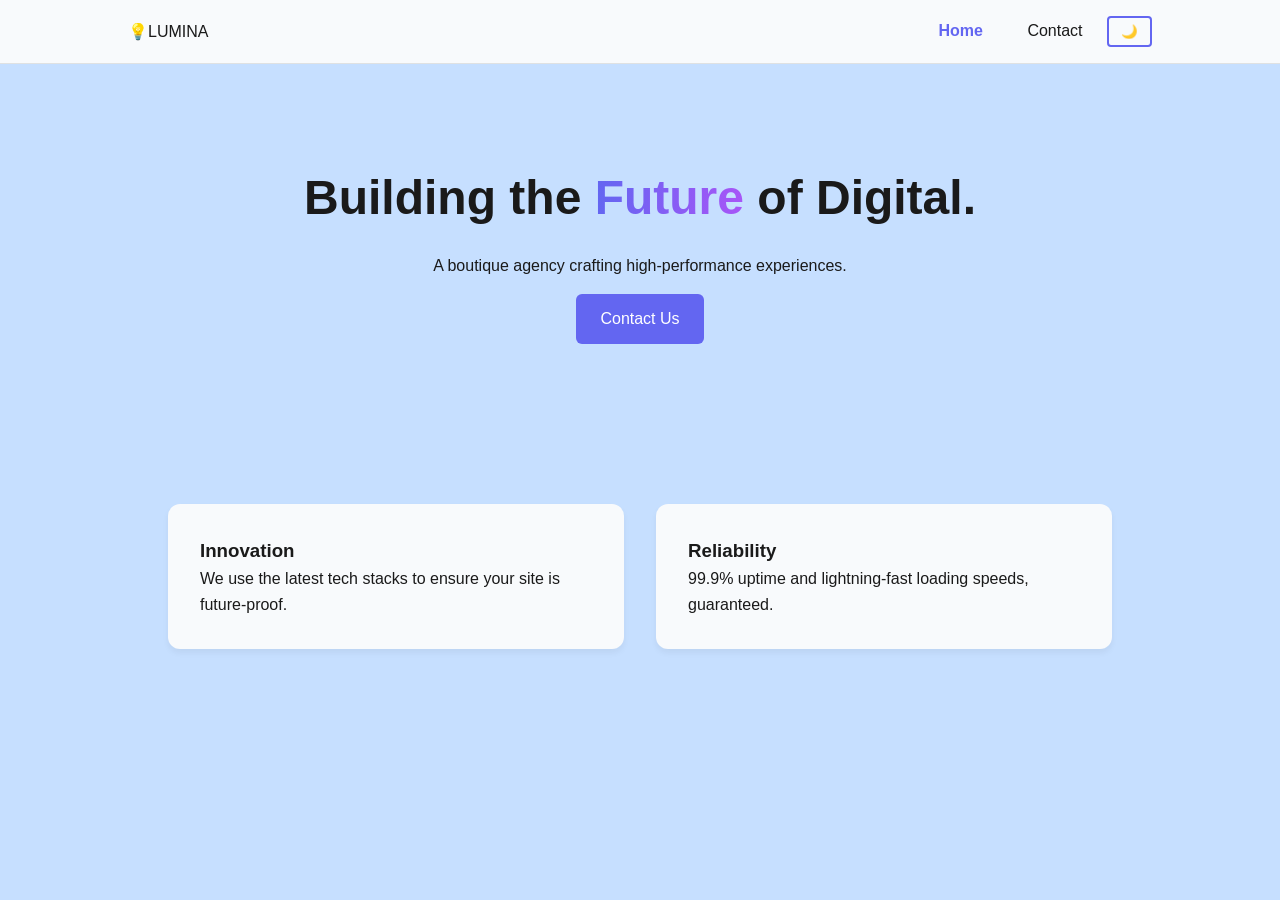
<file: index.html>
<!DOCTYPE html>
<html lang="en">
    <head>
        <meta charset="UTF-8">
        <meta name="viewport" content="width=device-width, initial-scale=1.0">
        <title>Lumina | Home</title>
        <link rel="stylesheet" href="style.css"> 
    </head>
<body>

    <nav>
        <div class="logo">💡LUMINA</div>
        <div class="nav-links">
            <a href="index.html" class="active">Home</a>
            <a href="contact.html">Contact</a>
            <button id="theme-toggle">🌓</button>
        </div>
    </nav>

    <header class="hero">
        <h1>Building the <span class="gradient-text">Future</span> of Digital.</h1>
        <p>A boutique agency crafting high-performance experiences.</p>
        <a href="contact.html" class="cta-button">Contact Us</a>
    </header>

    <section class="container">
        <div class="grid">
            <div class="glass-card">
                <h3>Innovation</h3>
                <p>We use the latest tech stacks to ensure your site is future-proof.</p>
            </div>
            <div class="glass-card">
                <h3>Reliability</h3>
                <p>99.9% uptime and lightning-fast loading speeds, guaranteed.</p>
            </div>
        </div>
    </section>

    <script src="script.js"></script>
</body>
</html>
</file>
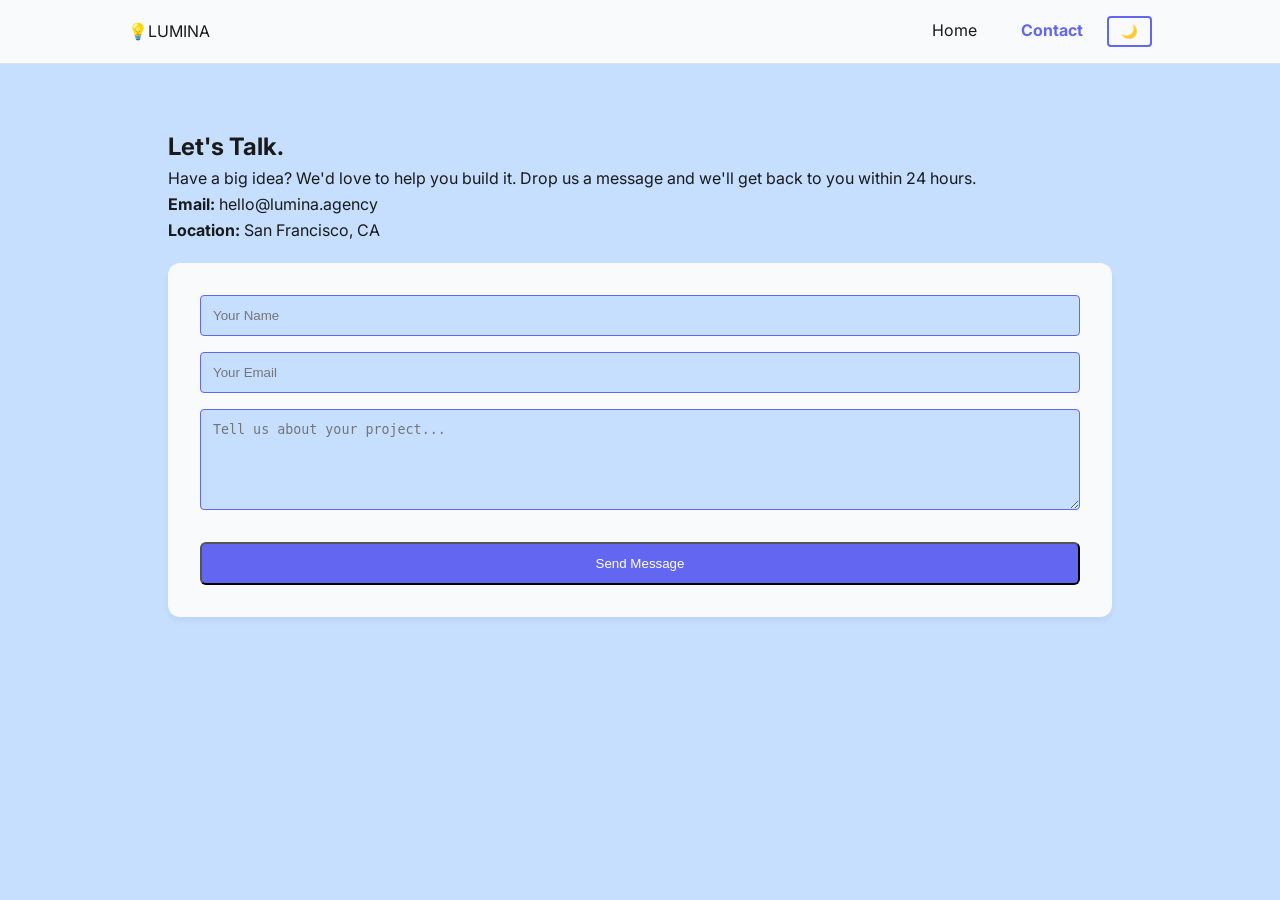
<file: contact.html>
<!DOCTYPE html>
<html lang="en">
<head>
    <meta charset="UTF-8">
    <meta name="viewport" content="width=device-width, initial-scale=1.0">
    <title>Lumina | Contact Us</title>
    <link rel="stylesheet" href="style.css">
    <link href="https://fonts.googleapis.com/css2?family=Inter:wght@300;400;600&display=swap" rel="stylesheet">
</head>
<body>

    <nav>
        <div class="logo">💡LUMINA</div>
        <div class="nav-links">
            <a href="index.html">Home</a>
            <a href="contact.html" class="active">Contact</a>
            <button id="theme-toggle">🌓</button>
        </div>
    </nav>

    <section class="container">
        <div class="contact-wrapper">
            <div class="contact-info">
                <h2>Let's Talk.</h2>
                <p>Have a big idea? We'd love to help you build it. Drop us a message and we'll get back to you within 24 hours.</p>
                <div class="details">
                    <p><strong>Email:</strong> hello@lumina.agency</p>
                    <p><strong>Location:</strong> San Francisco, CA</p>
                </div>
            </div>

            <form class="glass-card contact-form">
                <input type="text" placeholder="Your Name" required>
                <input type="email" placeholder="Your Email" required>
                <textarea placeholder="Tell us about your project..." rows="5"></textarea>
                <button type="submit" class="cta-button">Send Message</button>
            </form>
        </div>
    </section>

    <script src="script.js"></script>
</body>
</html>
</file>
<file: style.css>
/* 1. Variables - Ensure these are at the very top */
:root {
    --bg: #c6dfff;
    --text: #1a1a1a;
    --accent: #6366f1;
    --card-bg: #f8fafc;
}

/* Dark Mode Overrides */
body.dark-mode {
    --bg: #0f172a;
    --text: #f8fafc;
    --accent: #818cf8;
    --card-bg: #1e293b;
}

/* 2. Reset & Base Styles */
* {
    box-sizing: border-box;
    margin: 0;
    padding: 0;
}

body {
    font-family: 'Inter', sans-serif;
    background-color: var(--bg);
    color: var(--text);
    transition: background 0.3s ease;
    line-height: 1.6;
}

/* 3. Navigation */
nav {
    display: flex;
    justify-content: space-between;
    align-items: center;
    padding: 1rem 10%;
    background: var(--card-bg);
    border-bottom: 1px solid rgba(0,0,0,0.1);
}

.nav-links a {
    margin: 0 20px;
    text-decoration: none;
    color: var(--text);
}

.nav-links a.active {
    color: var(--accent);
    font-weight: bold;
}

/* 4. Layout Containers */
.container {
    padding: 4rem 10%;
    max-width: 1200px;
    margin: 0 auto;
}

.hero {
    text-align: center;
    padding: 6rem 10%;
}

h1 { font-size: 3rem; margin-bottom: 1rem; }

.gradient-text {
    background: linear-gradient(90deg, #6366f1, #a855f7);
    -webkit-background-clip: text;
    -webkit-text-fill-color: transparent;
}

/* 5. Components */
.grid {
    display: grid;
    grid-template-columns: repeat(auto-fit, minmax(300px, 1fr));
    gap: 2rem;
}

.glass-card {
    background: var(--card-bg);
    padding: 2rem;
    border-radius: 12px;
    box-shadow: 0 4px 6px rgba(0,0,0,0.05);
}

.cta-button {
    display: inline-block;
    background: var(--accent);
    color: white;
    padding: 12px 24px;
    border-radius: 6px;
    text-decoration: none;
    margin-top: 1rem;
}

#theme-toggle {
    background: var(--card-bg);
    border: 2px solid var(--accent);
    color: var(--accent);
    padding: 6px 12px;
    border-radius: 4px;
    cursor: pointer;
}

/* 6. Form Styles */
.contact-form {
    display: flex;
    flex-direction: column;
    gap: 1rem;
}

.contact-info {
    margin-bottom: 20px;
}

.contact-form input, .contact-form textarea {
    padding: 12px;
    border: 1px solid var(--accent);
    background-color: var(--bg);
    border-radius: 4px;
}
</file>
